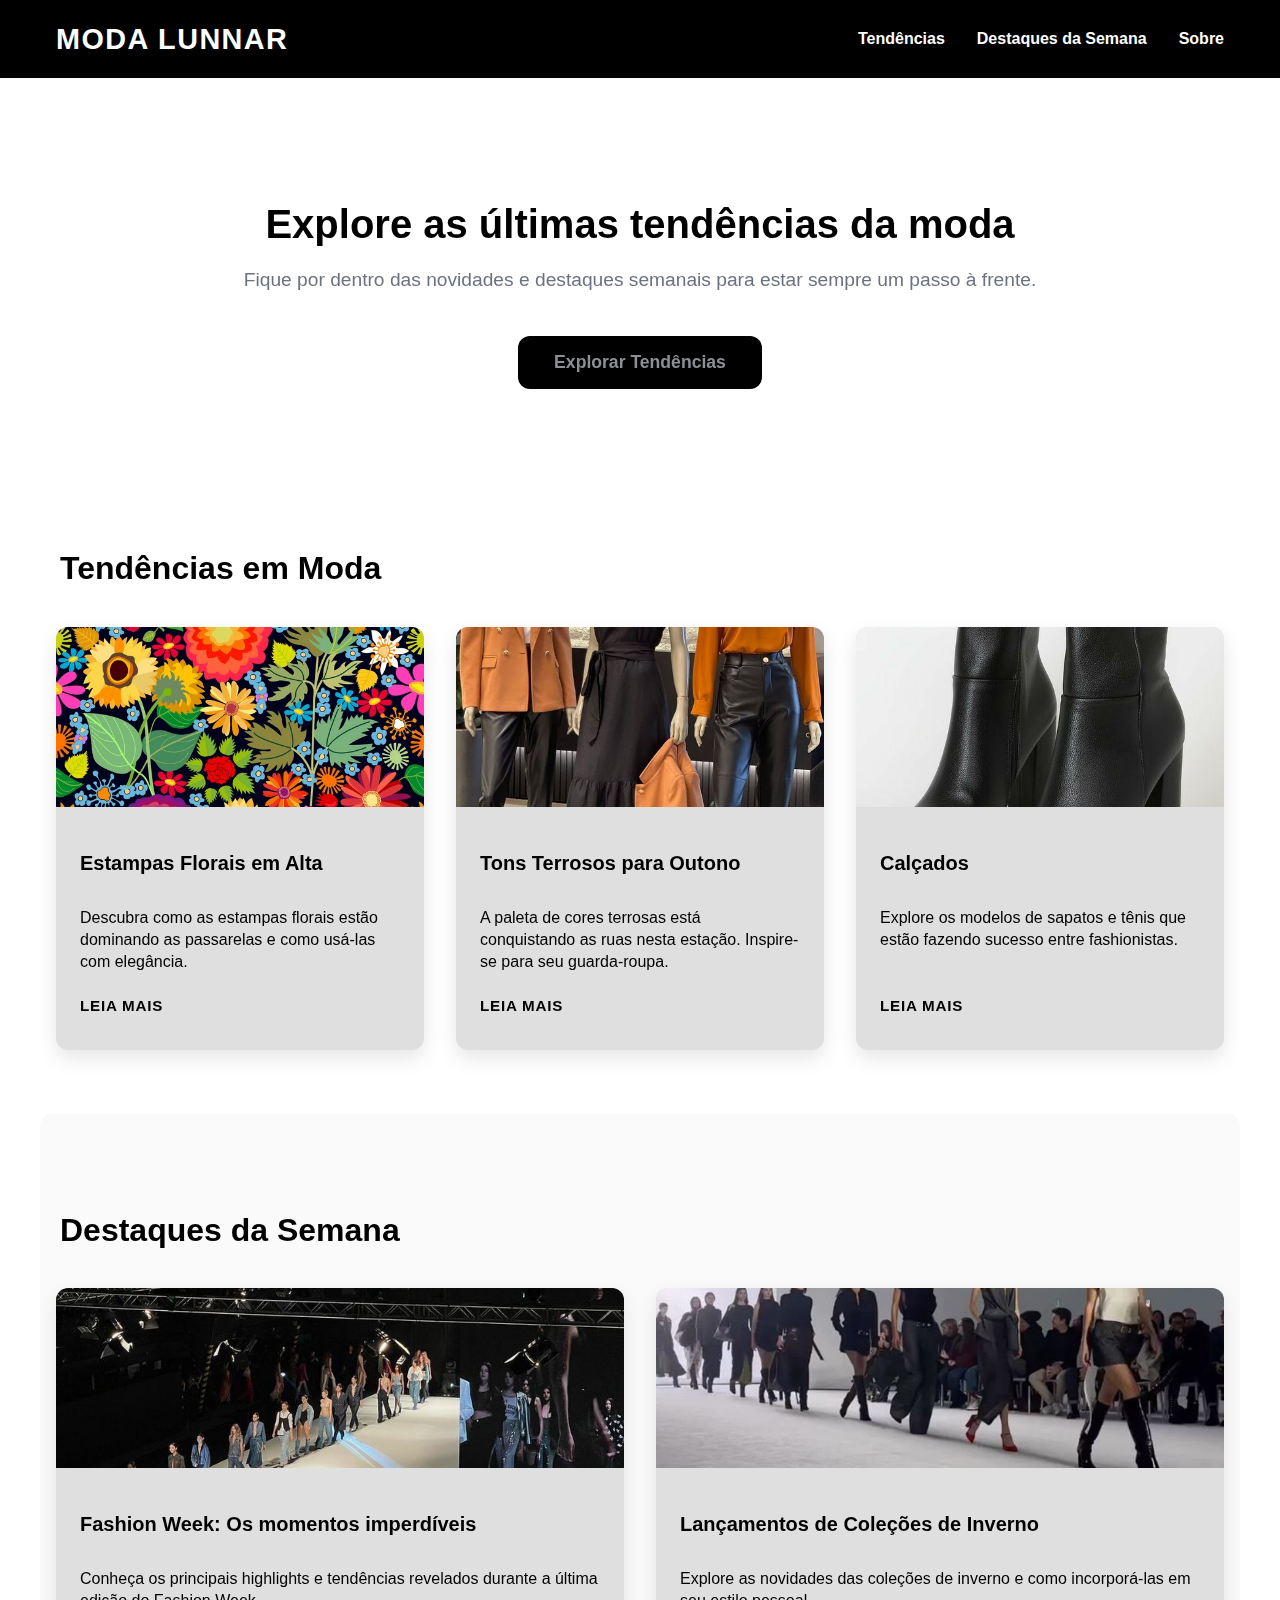
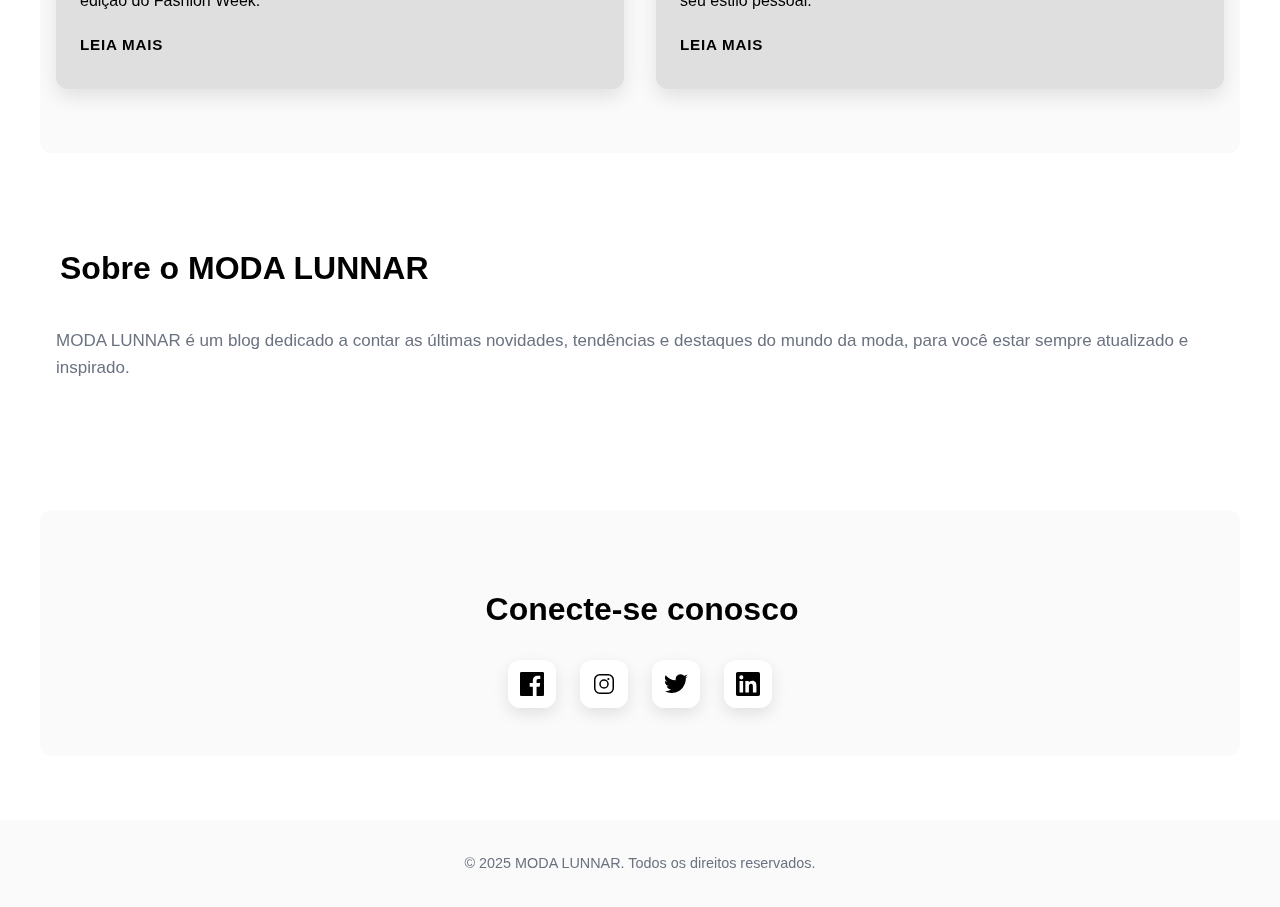
<file: index.html>
<!DOCTYPE html>
<html lang="pt-BR">
<head>
  <meta charset="UTF-8" />
  <meta name="viewport" content="width=device-width, initial-scale=1" />
  <title>MODA LUNNAR - Blog de Moda e Tendências</title>
    <link rel="stylesheet" href="./SRC/style/style.css" />
</head>
<body>
  <header>
    <nav class="container" aria-label="Main navigation">
      <div class="logo" tabindex="0">MODA LUNNAR</div>
      <div class="nav-links">
        <a href="2index.html" tabindex="0">Tendências</a>
        <a href="#destaques" tabindex="0">Destaques da Semana</a>
        <a href="#sobre" tabindex="0">Sobre</a>
      </div>
    </nav>
  </header>

  <main>
    <section class="hero" aria-label="Apresentação do site">
      <h1>Explore as últimas tendências da moda</h1>
      <p>Fique por dentro das novidades e destaques semanais para estar sempre um passo à frente.</p>
      <button class="btn-primary" onclick="document.getElementById('tendencias').scrollIntoView({behavior: 'smooth'})">Explorar Tendências</button>
    </section>

    <section id="tendencias" class="container" aria-labelledby="tendencias-title" style="padding-top:4rem; padding-bottom: 4rem;">
      <h2 id="tendencias-title">Tendências em Moda</h2>
      <div class="grid trends-grid" role="list">
        <article class="card" role="listitem" tabindex="0">
          <img src="SRC/img/depositphotos_169301216-stock-illustration-bright-autumn-flowers.jpg" alt="Modelos com estampas florais" />
          <div class="card-content">
            <h3 class="card-title">Estampas Florais em Alta</h3>
            <p class="card-excerpt">Descubra como as estampas florais estão dominando as passarelas e como usá-las com elegância.</p>
            <a href="#" class="card-link" aria-label="Leia mais sobre Estampas Florais em Alta">Leia Mais</a>
          </div>
        </article>
        <article class="card" role="listitem" tabindex="0">
          <img src="SRC/img/WhatsApp Image 2025-06-24 at 16.58.24.jpeg" alt="Looks com tons terrosos" />
          <div class="card-content">
            <h3 class="card-title">Tons Terrosos para Outono</h3>
            <p class="card-excerpt">A paleta de cores terrosas está conquistando as ruas nesta estação. Inspire-se para seu guarda-roupa.</p>
            <a href="#" class="card-link" aria-label="Leia mais sobre Tons Terrosos para Outono">Leia Mais</a>
          </div>
        </article>
        <article class="card" role="listitem" tabindex="0">
          <img src="SRC/img/Imagem do WhatsApp de 2025-06-24 à(s) 08.24.27_186b6d8b.jpg" alt="Sapatos e tênis estilosos" />
          <div class="card-content">
            <h3 class="card-title">Calçados </h3>
            <p class="card-excerpt">Explore os modelos de sapatos e tênis que estão fazendo sucesso entre fashionistas.</p>
            <a href="#" class="card-link" aria-label="Leia mais sobre Calçados em Destaque">Leia Mais</a>
          </div>
        </article>
      </div>
    </section>

    <section id="destaques" class="container" aria-labelledby="destaques-title" style="padding-top:4rem; padding-bottom: 4rem; background:#fafafa; border-radius: var(--radius)">
      <h2 id="destaques-title">Destaques da Semana</h2>
      <div class="grid highlights-grid" role="list">
        <article class="card" role="listitem" tabindex="0">
          <img src="SRC/img/Imagem do WhatsApp de 2025-06-24 à(s) 08.24.31_d3073d57.jpg" alt="Evento de moda recente" />
          <div class="card-content">
            <h3 class="card-title">Fashion Week: Os momentos imperdíveis</h3>
            <p class="card-excerpt">Conheça os principais highlights e tendências revelados durante a última edição do Fashion Week.</p>
            <a href="#" class="card-link" aria-label="Leia mais sobre Fashion Week">Leia Mais</a>
          </div>
        </article>
        <article class="card" role="listitem" tabindex="0">
          <img src="SRC/img/Imagem do WhatsApp de 2025-06-24 à(s) 08.24.30_d920af98.jpg" alt="Coleção de inverno lançada" />
          <div class="card-content">
            <h3 class="card-title">Lançamentos de Coleções de Inverno</h3>
            <p class="card-excerpt">Explore as novidades das coleções de inverno e como incorporá-las em seu estilo pessoal.</p>
            <a href="#" class="card-link" aria-label="Leia mais sobre Coleções de Inverno">Leia Mais</a>
          </div>
        </article>
      </div>
    </section>

    <section id="sobre" class="container" aria-labelledby="sobre-title" style="padding-top:4rem; padding-bottom: 4rem;">
      <h2 id="sobre-title">Sobre o MODA LUNNAR</h2>
      <p>MODA LUNNAR é um blog dedicado a contar as últimas novidades, tendências e destaques do mundo da moda, para você estar sempre atualizado e inspirado.</p>
    </section>
  </main>
 <section class="social-section" aria-label="Redes sociais">
      <h2>Conecte-se conosco</h2>
      <div class="social-buttons">
        <a href="https://www.facebook.com" target="_blank" rel="noopener" aria-label="Facebook" class="social-button">
          <svg aria-hidden="true" viewBox="0 0 24 24" role="img" fill="currentColor" xmlns="http://www.w3.org/2000/svg">
            <path d="M22.675 0H1.325C.593 0 0 .593 0 1.324v21.352C0 23.405.593 24 1.325 24h11.495v-9.294H9.691v-3.622h3.129V8.413c0-3.1 1.893-4.788 4.659-4.788 1.325 0 2.464.099 2.795.143v3.24l-1.918.001c-1.504 0-1.796.715-1.796 1.764v2.313h3.59l-.467 3.622h-3.123V24h6.116c.73 0 1.324-.593 1.324-1.324V1.324C24 .593 23.405 0 22.675 0z"/>
          </svg>
        </a>
        <a href="https://www.instagram.com" target="_blank" rel="noopener" aria-label="Instagram" class="social-button">
          <svg aria-hidden="true" viewBox="0 0 24 24" role="img" fill="currentColor" xmlns="http://www.w3.org/2000/svg">
            <path d="M7.75 2a5.75 5.75 0 0 0-5.75 5.75v8.5A5.75 5.75 0 0 0 7.75 22h8.5a5.75 5.75 0 0 0 5.75-5.75v-8.5A5.75 5.75 0 0 0 16.25 2h-8.5zm8.5 1.5a4.25 4.25 0 0 1 4.25 4.25v8.5a4.25 4.25 0 0 1-4.25 4.25h-8.5a4.25 4.25 0 0 1-4.25-4.25v-8.5a4.25 4.25 0 0 1 4.25-4.25h8.5zM12 7.25a4.75 4.75 0 1 0 0 9.5 4.75 4.75 0 0 0 0-9.5zm0 1.5a3.25 3.25 0 1 1 0 6.5 3.25 3.25 0 0 1 0-6.5zm5.46-1.71a1.08 1.08 0 1 0-2.16 0 1.08 1.08 0 0 0 2.16 0z"/>
          </svg>
        </a>
        <a href="https://www.twitter.com" target="_blank" rel="noopener" aria-label="Twitter" class="social-button">
          <svg aria-hidden="true" viewBox="0 0 24 24" role="img" fill="currentColor" xmlns="http://www.w3.org/2000/svg">
            <path d="M23.954 4.57a10 10 0 0 1-2.825.775 4.958 4.958 0 0 0 2.163-2.723 9.867 9.867 0 0 1-3.127 1.196 4.924 4.924 0 0 0-8.388 4.49A13.978 13.978 0 0 1 1.671 3.149 4.822 4.822 0 0 0 3.15 9.723a4.9 4.9 0 0 1-2.228-.616v.06a4.923 4.923 0 0 0 3.946 4.827 4.996 4.996 0 0 1-2.224.084 4.93 4.93 0 0 0 4.6 3.416A9.865 9.865 0 0 1 .96 19.29 13.934 13.934 0 0 0 7.548 21c9.142 0 14.307-7.721 14.307-14.416 0-.22 0-.425-.015-.637A10.288 10.288 0 0 0 24 4.59z"/>
          </svg>
        </a>
        <a href="https://www.linkedin.com" target="_blank" rel="noopener" aria-label="LinkedIn" class="social-button">
          <svg aria-hidden="true" viewBox="0 0 24 24" role="img" fill="currentColor" xmlns="http://www.w3.org/2000/svg">
            <path d="M20.447 20.452h-3.554v-5.569c0-1.327-.027-3.038-1.854-3.038-1.855 0-2.139 1.447-2.139 2.941v5.666H9.348V9h3.414v1.561h.049c.476-.9 1.637-1.85 3.369-1.85 3.605 0 4.269 2.372 4.269 5.456v6.285zM5.337 7.433a2.065 2.065 0 1 1 0-4.13 2.065 2.065 0 0 1 0 4.13zm1.777 13.019H3.56V9h3.554v11.452zM22.225 0H1.771C.792 0 0 .77 0 1.726v20.547C0 23.231.792 24 1.771 24h20.451C23.2 24 24 23.231 24 22.273V1.726C24 .77 23.2 0 22.225 0z"/>
          </svg>
        </a>
      </div>
    </section>
  </main>
  <footer>
    &copy; 2025 MODA LUNNAR. Todos os direitos reservados.
  </footer>
</body>
</html>
</file>
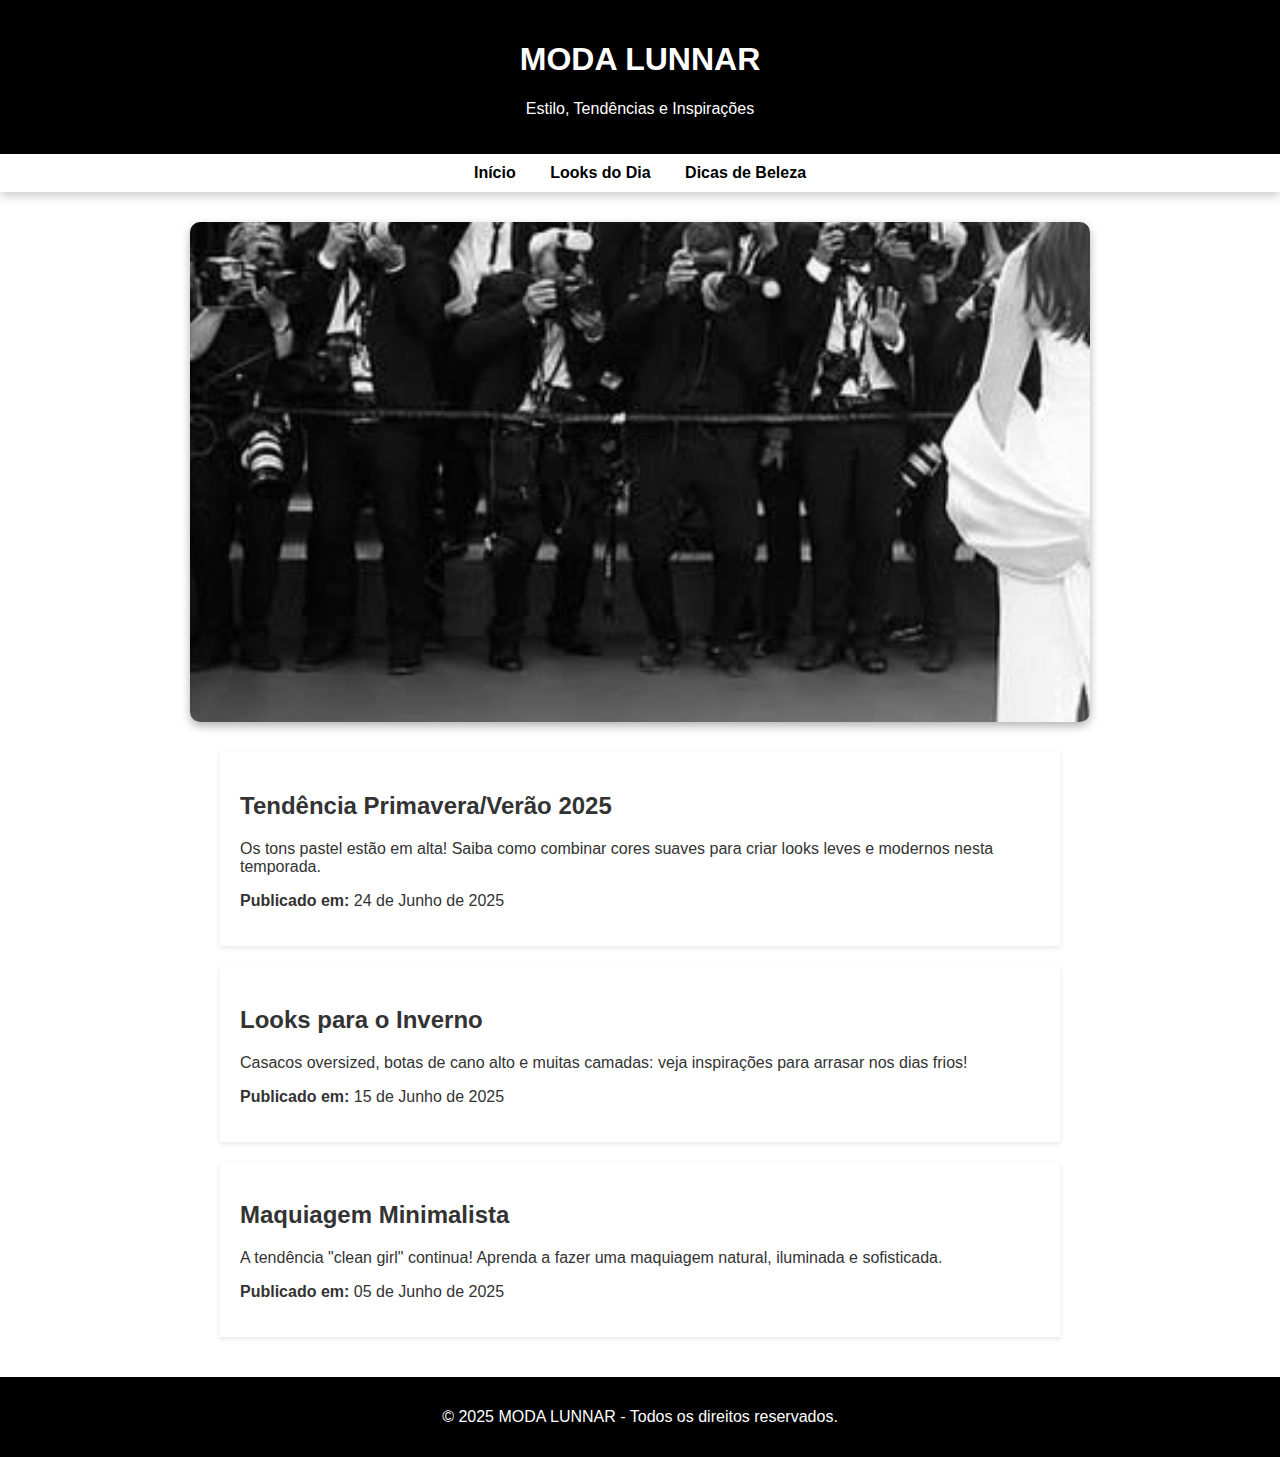
<file: 2index.html>
<!DOCTYPE html>
<html lang="pt-BR">
<head>
  <meta charset="UTF-8" />
  <meta name="viewport" content="width=device-width, initial-scale=1.0"/>
  <title>MODA LUNNAR - Estilo e Tendências</title>
  <style>
    body {
      font-family: Arial, sans-serif;
      background-color: #ffffff;
      color: #333;
      margin: 0;
      padding: 0;
    }
    header {
      background-color: #000000;
      color: white;
      padding: 20px;
      text-align: center;
    }
    nav {
      background-color: #ffffff;
      padding: 10px;
      text-align: center;
      box-shadow: 0 4px 10px rgba(0, 0, 0, 0.2);
    }
    nav a {
      margin: 0 15px;
      color: #000000;
      text-decoration: none;
      font-weight: bold;
    }

    /* Carrossel infinito */
    .carrossel {
      width: 100%;
      max-width: 900px;
      height: 500px;
      overflow: hidden;
      position: relative;
      margin: 30px auto;
      border-radius: 10px;
      box-shadow: 0 4px 10px rgba(0, 0, 0, 0.3);
    }

    .slides {
      display: flex;
      width: calc(200%); /* Dupla para loop infinito */
      animation: deslizar 20s linear infinite;
    }

    .slides img {
      width: 100%;
      height: 500px;
      object-fit: cover;
      flex-shrink: 0;
    }

    /* Animação contínua */
    @keyframes deslizar {
      0% { transform: translateX(0%); }
      100% { transform: translateX(-50%); }
    }

    .post {
      background-color: white;
      margin: 20px auto;
      padding: 20px;
      max-width: 800px;
      box-shadow: 0 2px 5px rgba(0,0,0,0.1);
    }

    footer {
      background-color: #000000;
      color: white;
      text-align: center;
      padding: 15px;
      margin-top: 40px;
    }
  </style>
</head>
<body>

<header>
  <h1>MODA LUNNAR</h1>
  <p>Estilo, Tendências e Inspirações</p>
</header>

<nav>
  <a href="index.html">Início</a>
  <a href="#">Looks do Dia</a>
  <a href="#">Dicas de Beleza</a>
</nav>

<!-- Carrossel Infinito -->
<div class="carrossel">
  <div class="slides">
    <!-- Repetimos as mesmas imagens para simular loop -->
    <img src="SRC/img/WhatsApp Image 2025-06-24 at 16.58.18.jpeg" alt="Tapete Vermelho" />
    <img src="SRC/img/Imagem do WhatsApp de 2025-06-24 à(s) 08.24.32_f0c18546.jpg" alt="Dior Clássico" />
    <img src="SRC/img/Imagem do WhatsApp de 2025-06-24 à(s) 08.24.29_d6b865aa.jpg" alt="Vogue México" />
    <img src="SRC/img/Imagem do WhatsApp de 2025-06-24 à(s) 08.24.29_d6b865aa.jpg" alt="Editorial de Moda" />

    <!-- Duplicando para loop contínuo -->
    <img src="SRC/img/WhatsApp Image 2025-06-24 at 16.58.18.jpeg" alt="Tapete Vermelho" />
    <img src="SRC/img/Imagem do WhatsApp de 2025-06-24 à(s) 08.24.32_f0c18546.jpg" alt="Dior Clássico" />
    <img src="SRC/img/Imagem do WhatsApp de 2025-06-24 à(s) 08.24.29_d6b865aa.jpg" alt="Vogue México" />
    <img src="SRC/img/Imagem do WhatsApp de 2025-06-24 à(s) 08.24.29_d6b865aa.jpg" alt="Editorial de Moda" />
  </div>
</div>

<!-- Conteúdo do Blog -->
<section class="post">
  <h2>Tendência Primavera/Verão 2025</h2>
  <p>Os tons pastel estão em alta! Saiba como combinar cores suaves para criar looks leves e modernos nesta temporada.</p>
  <p><strong>Publicado em:</strong> 24 de Junho de 2025</p>
</section>

<section class="post">
  <h2>Looks para o Inverno</h2>
  <p>Casacos oversized, botas de cano alto e muitas camadas: veja inspirações para arrasar nos dias frios!</p>
  <p><strong>Publicado em:</strong> 15 de Junho de 2025</p>
</section>

<section class="post">
  <h2>Maquiagem Minimalista</h2>
  <p>A tendência "clean girl" continua! Aprenda a fazer uma maquiagem natural, iluminada e sofisticada.</p>
  <p><strong>Publicado em:</strong> 05 de Junho de 2025</p>
</section>

<footer>
  <p>&copy; 2025 MODA LUNNAR - Todos os direitos reservados.</p>
</footer>

</body>
</html>
</file>
<file: SRC/style/style.css>
:root {
      --color-bg: #ffffff;
      --color-text: #6b7280;
      --color-header-bg: #fafafa;
      --color-primary: #000000;
      --color-primary-hover: #333333;
      --radius: 0.75rem;
      --shadow: rgba(0, 0, 0, 0.1);
      --max-width: 1200px;
      --font-sans: 'Inter', 'Poppins', -apple-system, BlinkMacSystemFont,
        'Segoe UI', Roboto, Oxygen, Ubuntu, Cantarell, 'Open Sans', 'Helvetica Neue', sans-serif;
    }

    *, *::before, *::after {
      box-sizing: border-box;
    }
    body {
      margin: 0;
      background: var(--color-bg);
      color: var(--color-text);
      font-family: var(--font-sans);
      line-height: 1.6;
      font-size: 17px;
      -webkit-font-smoothing: antialiased;
      -moz-osx-font-smoothing: grayscale;
      -webkit-text-size-adjust: 100%;
    }

    a {
      color:#ffffff;
      text-decoration: none;
      transition: color 0.3s ease;
    }
    a:hover,
    a:focus {
      color:#dfdfdf;
      outline: none;
    }
    .container {
      max-width: var(--max-width);
      margin-left: auto;
      margin-right: auto;
      padding-left: 1rem;
      padding-right: 1rem;
    }
    header {
      position: sticky;
      top: 0;
      background-color: #000000;
      border-bottom: 1px solid #fdfdfd;
      z-index: 100;
      backdrop-filter: saturate(180%) blur(10px);
    }
    nav {
      display: flex;
      align-items: center;
      justify-content: space-between;
      max-width: var(--max-width);
      margin: 0 auto;
      padding: 1rem;
      font-weight: 600;
    }
    .logo {
      font-size: 1.8rem;
      color:#ffffff;
      font-weight: 800;
      letter-spacing: 0.05em;
      user-select: none;
    }
    .nav-links {
      display: flex;
      gap: 2rem;
      font-weight:'' 600;
    }
    .nav-links a {
      font-size: 1rem;
      position: relative;
    }
    .nav-links a::after {
      content: '';
      position: absolute;
      width: 0%;
      height: 2px;
      bottom: -4px;
      left: 0;
      background-color:#ffffff;
      transition: width 0.3s ease;
    }
    .nav-links a:hover::after,
    .nav-links a:focus::after {
      width: 100%;
    }
    .hero {
      text-align: center;
      padding: 6rem 1rem 4rem;
      max-width: 900px;
      margin-left: auto;
      margin-right: auto;
    }
    .hero h1 {
      font-size: 3.5rem;
      font-weight: 700;
      color:#000000;
      margin-bottom: 1rem;
      line-height: 1.1;
    }
    .hero p {
      font-size: 1.2rem;
      margin-bottom: 2.5rem;
      color: var(--color-text);
    }
    .btn-primary {
      background-color:#000000;
      color: #8d8f95;
      font-weight: 700;
      padding: 1rem 2.25rem;
      border-radius: var(--radius);
      border: none;
      cursor: pointer;
      transition: background-color 0.3s ease, transform 0.3s ease;
      font-size: 1.1rem;
      user-select: none;
    }
    .btn-primary:hover,
    .btn-primary:focus {
      background-color: #ffffff;
      border-style: solid;
      transform: scale(1.05);
      outline: none;
    }

    h2 {
      font-size: 2.5rem;
      font-weight: 700;
      color: #000000;
      margin-bottom: 2rem;
      padding-left: 0.25rem;
    }
    .grid {
      display: grid;
      gap: 2rem;
    }
    .trends-grid {
      grid-template-columns: repeat(auto-fill, minmax(280px, 1fr));
    }
    .highlights-grid {
      grid-template-columns: repeat(auto-fit, minmax(320px, 1fr));
    }

   
    .card {
      background: #dfdfdf;
      border-radius: var(--radius);
      box-shadow: 0 8px 20px var(--shadow);
      overflow: hidden;
      display: flex;
      flex-direction: column;
      transition: transform 0.3s ease, box-shadow 0.3s ease;
      cursor: pointer;
    }
    .card:hover,
    .card:focus-within {
      transform: translateY(-6px);
      box-shadow: 0 12px 32px var(--shadow);
      outline: none;
    }
    .card img {
      width: 100%;
      height: 180px;
      object-fit: cover;
      flex-shrink: 0;
    }
    .card-content {
      padding: 1.25rem 1.5rem 2rem;
      flex-grow: 1;
      display: flex;
      flex-direction: column;
      justify-content: space-between;
    }
    .card-title {
      font-size: 1.25rem;
      font-weight: 700;
      color:#000000;
      margin-bottom: 0.75rem;
    }
    .card-excerpt {
      font-size: 1rem;
      color:#000000;
      flex-grow: 1;
      margin-bottom: 1.25rem;
      line-height: 1.4;
    }
    .card-link {
      align-self: flex-start;
      font-size: 0.95rem;
      color: var(--color-primary);
      font-weight: 600;
      text-transform: uppercase;
      letter-spacing: 0.05em;
      transition: color 0.3s ease;
    }
    .card-link:hover,
    .card-link:focus {
      color: var(--color-primary-hover);
      outline: none;
    }


    footer {
      text-align: center;
      padding: 2rem 1rem;
      font-size: 0.9rem;
      color: var(--color-text);
      background-color: var(--color-header-bg);
      margin-top: 4rem;
      user-select: none;
    }
          /* Social Media Buttons Section */
    .social-section {
      padding: 3rem 1rem;
      background-color: #fafafa;
      border-radius: var(--radius);
      margin: 3rem auto 2rem;
      max-width: var(--max-width);
      text-align: center;
    }
    .social-section h2 {
      margin-bottom: 1.5rem;
      font-size: 2rem;
      color: var(--color-primary);
      font-weight: 700;
    }
    .social-buttons {
      display: flex;
      justify-content: center;
      gap: 1.5rem;
      flex-wrap: wrap;
    }
    .social-button {
      background: #ffffff;
      border-radius: var(--radius);
      box-shadow: 0 6px 16px var(--shadow);
      width: 48px;
      height: 48px;
      display: flex;
      align-items: center;
      justify-content: center;
      cursor: pointer;
      transition: transform 0.3s ease, box-shadow 0.3s ease;
      color: var(--color-primary);
      text-decoration: none;
      user-select: none;
    }
    .social-button:hover,
    .social-button:focus {
      transform: scale(1.15);
      box-shadow: 0 12px 32px var(--shadow);
      outline: none;
      color: var(--color-primary-hover);
    }
    .social-button svg {
      width: 24px;
      height: 24px;
      fill: currentColor;
    }
    @media (max-width: 480px) {
      .hero h1 {
        font-size: 2.5rem;
      }
      section > h2 {
        font-size: 2rem;
      }
    }
    @media (max-width: 600px) {
      .hero h1 {
        font-size: 2.5rem;
      }
      section > h2 {
        font-size: 2rem;
      }
    }
    @media (max-width: 1440px) {
      .hero h1 {
        font-size: 2.5rem;
      }
      section > h2 {
        font-size: 2rem;
      }}
</file>
